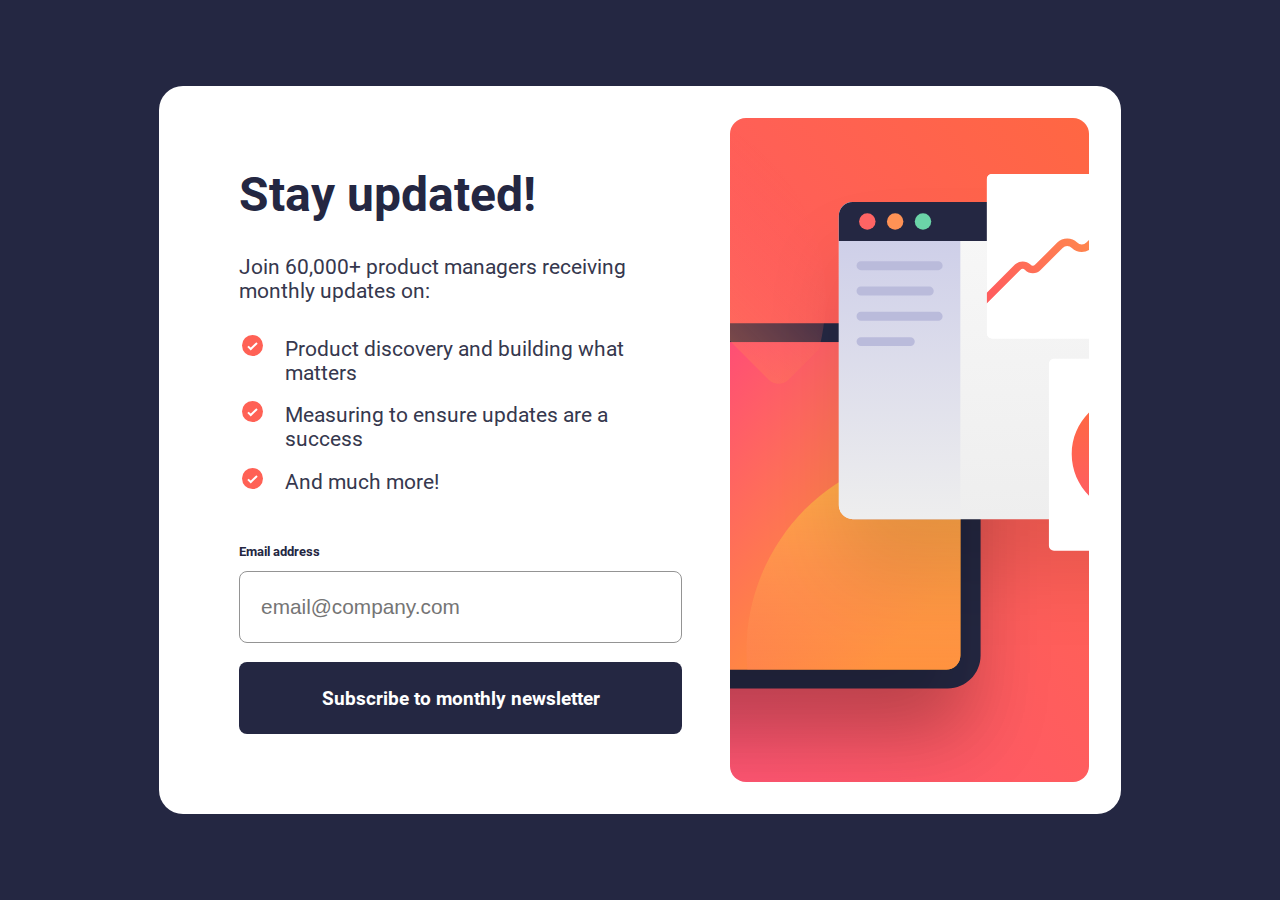
<file: src/index.html>
<!DOCTYPE html>
<html lang="en">
  <head>
    <meta charset="UTF-8" />
    <meta name="viewport" content="width=device-width, initial-scale=1.0" />

    <link
      rel="icon"
      type="image/png"
      sizes="32x32"
      href="assets/images/favicon-32x32.png"
    />

    <link rel="stylesheet" type="text/css" href="styles/base.css" />
    <link rel="stylesheet" type="text/css" href="styles/styles.css" />
    <link rel="stylesheet" type="text/css" href="styles/web-styles.css" />

    <title>Newsletter sign-up form</title>
  </head>
  <body>
    <div class="card">
      <img
        src="assets/images/illustration-sign-up-mobile.svg"
        alt="Top image"
        class="top-image-mobile"
      />

      <div class="inner">
        <h1>Stay updated!</h1>
        <p>Join 60,000+ product managers receiving monthly updates on:</p>

        <ul>
          <li>Product discovery and building what matters</li>
          <li>Measuring to ensure updates are a success</li>
          <li>And much more!</li>
        </ul>

        <form id="email-form">
          <div class="info-row">
            <label for="email">Email address</label><br />
            <label for="invalid" class="invalid-email" id="invalid-email"
              >Valid email required</label
            >
          </div>

          <input
            type="email"
            id="email"
            name="email"
            placeholder="email@company.com"
          />
          <input
            type="submit"
            id="submit_"
            class="submit-button"
            value="Subscribe to monthly newsletter"
          />
        </form>
      </div>

      <img
        src="assets/images/illustration-sign-up-mobile.svg"
        alt="Top image"
        class="side-image-web"
      />
    </div>
    <script defer src="main.js"></script>
  </body>
</html>
</file>
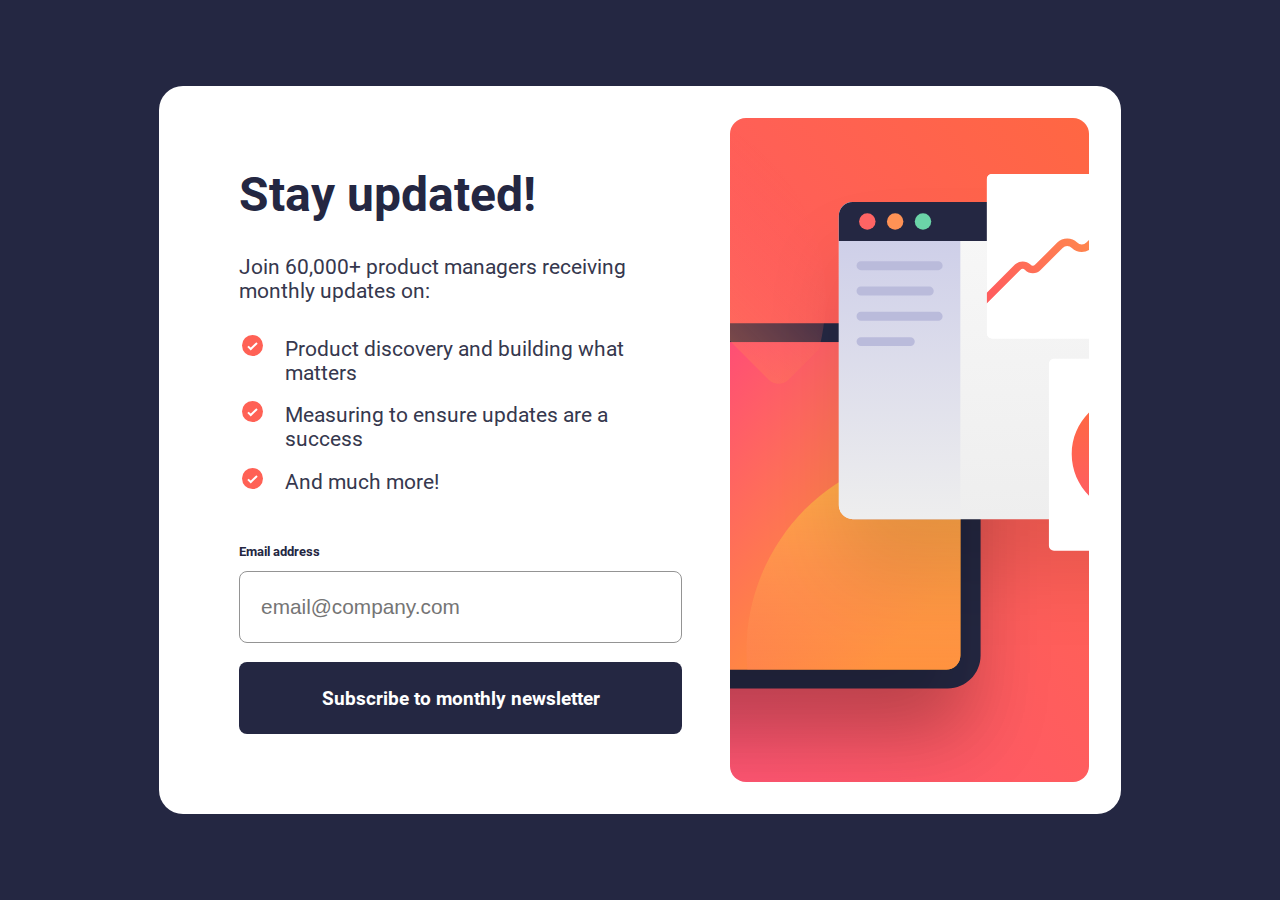
<file: src/pages/index.html>
<!DOCTYPE html>
<html lang="en">
  <head>
    <meta charset="UTF-8" />
    <meta name="viewport" content="width=device-width, initial-scale=1.0" />

    <link
      rel="icon"
      type="image/png"
      sizes="32x32"
      href="/src/assets/images/favicon-32x32.png"
    />

    <link rel="stylesheet" type="text/css" href="/src/styles/base.css" />
    <link rel="stylesheet" type="text/css" href="/src/styles/styles.css" />
    <link rel="stylesheet" type="text/css" href="/src/styles/web-styles.css" />
    <script defer src="/src/main.js"></script>

    <title>Newsletter sign-up form</title>
  </head>
  <body>
    <div class="card">
      <img
        src="/src/assets/images/illustration-sign-up-mobile.svg"
        alt="Top image"
        class="top-image-mobile"
      />

      <div class="inner">
        <h1>Stay updated!</h1>
        <p>Join 60,000+ product managers receiving monthly updates on:</p>

        <ul>
          <li>Product discovery and building what matters</li>
          <li>Measuring to ensure updates are a success</li>
          <li>And much more!</li>
        </ul>

        <form id="form">
          <div class="info-row">
            <label for="email">Email address</label><br />
            <label for="invalid" class="invalid-email" id="invalid-email"
              >Valid email required</label
            >
          </div>

          <input
            type="email"
            id="email"
            name="email"
            placeholder="email@company.com"
          />
          <input
            type="submit"
            class="submit-button"
            value="Subscribe to monthly newsletter"
          />
        </form>
      </div>

      <img
        src="/src/assets/images/illustration-sign-up-mobile.svg"
        alt="Top image"
        class="side-image-web"
      />
    </div>
  </body>
</html>
</file>
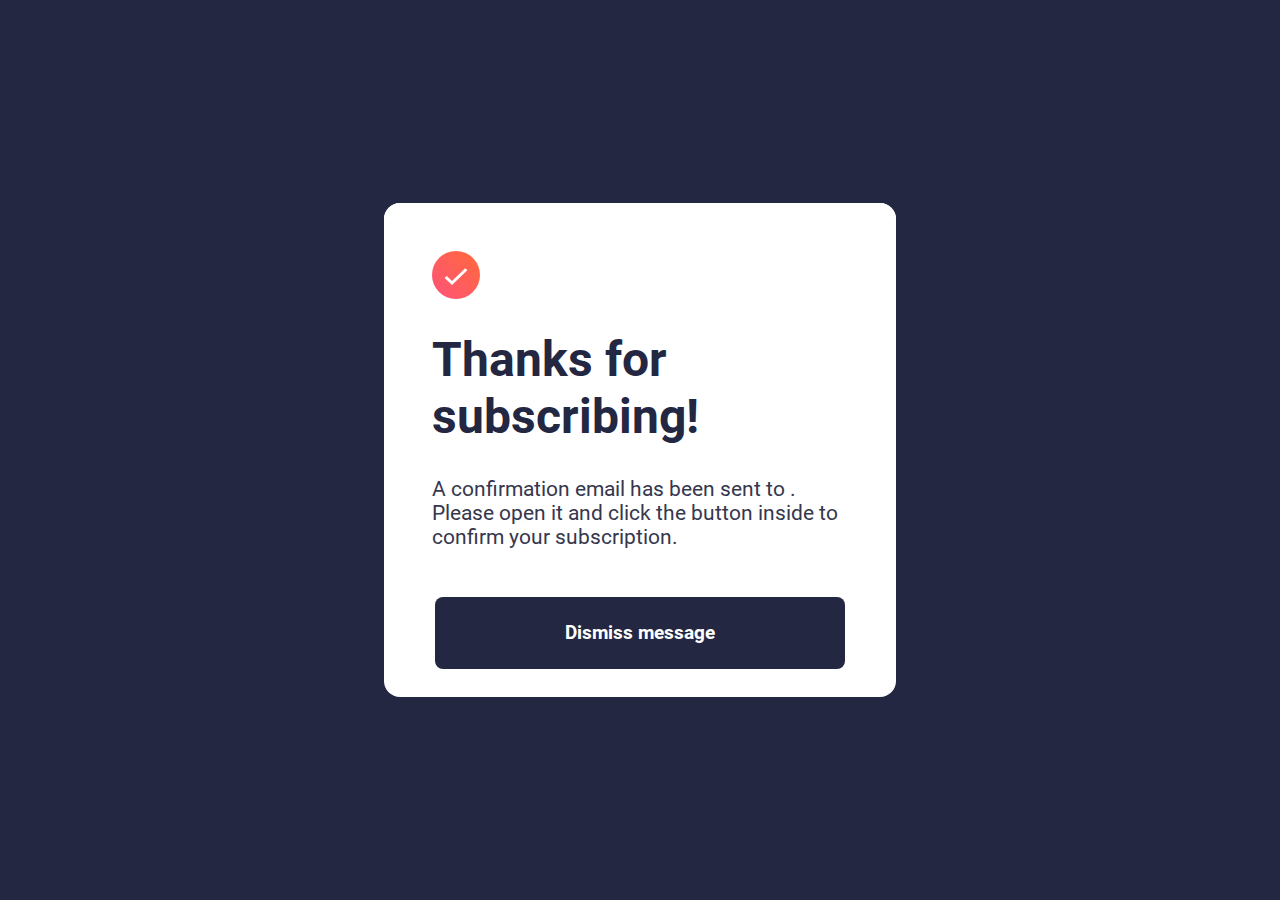
<file: src/pages/success-page.html>
<!DOCTYPE html>
<html lang="en">
  <head>
    <meta charset="UTF-8" />
    <meta name="viewport" content="width=device-width, initial-scale=1.0" />
    <title>Success</title>

    <link
      rel="icon"
      type="image/png"
      sizes="32x32"
      href="../assets/images/favicon-32x32.png"
    />

    <link
      rel="stylesheet"
      type="text/css"
      href="../styles/success-styles.css"
    />
    <link rel="stylesheet" type="text/css" href="../styles/base.css" />
    <script defer src="../main.js"></script>
  </head>
  <body>
    <div class="card">
      <img
        src="../assets/images/icon-success.svg"
        alt="Success image"
        class="success-image"
      />
      <h1>Thanks for subscribing!</h1>
      <p>
        A confirmation email has been sent to
        <span id="user-email"></span>. Please open it and click the button
        inside to confirm your subscription.
      </p>
    </div>
    <button class="dismiss-button">Dismiss message</button>
  </body>
  <script>
    const queryString = window.location.search;
    const urlParams = new URLSearchParams(queryString);
    const userEmail = urlParams.get("user-email");
    document.getElementById("user-email").innerHTML = userEmail;
  </script>
</html>
</file>
<file: src/styles/base.css>
@font-face {
  font-family: "Roboto-Bold";
  src: url("../assets/fonts/Roboto-Bold.ttf") format("woff2");
}

@font-face {
  font-family: "Roboto-Regular";
  src: url("../assets/fonts/Roboto-Regular.ttf") format("woff2");
}

:root {
  --dark-blue: hsl(234, 29%, 20%);
  --blue: hsl(235, 18%, 26%);
  --grey: hsl(0, 0%, 58%);
  --white: hsl(0, 0%, 100%);
  --red: rgb(255, 98, 87);
  --red-opaque: rgba(255, 98, 87, 30%);

  font-family: "Roboto-Regular";
}

html,
body,
h1,
h2,
p,
button,
ul,
li,
form {
  margin: 0;
  padding: 0;
}

h1 {
  font-size: clamp(1em, 10vw, 3em);
  font-family: "Roboto-Bold";
  color: var(--dark-blue);
}

p,
ul {
  font-size: clamp(1em, 5vw, 1.3em);
  color: var(--blue);
}

.submit-button,
button {
  width: 100%;
  background-color: var(--dark-blue);
  color: var(--white);
  font-size: clamp(1em, 4vw, 1.2em);
  font-family: "Roboto-Bold";
  border: none;
  border-radius: 8px;
  height: 8vh;
  box-sizing: border-box;
}

.submit-button:hover,
button:hover {
  background-image: linear-gradient(to right, var(--red), orange);
  box-shadow: 0px 10px 20px rgba(255, 98, 87, 50%);
}
</file>
<file: src/styles/styles.css>
.side-image-web {
  display: none;
}

body {
  background-color: var(--white);
}

.top-image-mobile {
  width: 100%;
  height: auto;
}

.card {
  display: flex;
  flex-direction: column;
}

.inner {
  display: flex;
  flex-direction: column;
  padding: 3em;
  gap: 2em;
}

ul {
  list-style-image: url("../assets/images/icon-list.svg");
  margin-left: 1.5em;
}

li {
  padding-left: 0.7em;
  gap: 2em;
}

li + li {
  margin-top: 0.8em;
}

label {
  font-size: clamp(0.6em, 3vw, 0.8em);
  font-family: "Roboto-Bold";
  color: var(--dark-blue);
}

.info-row {
  display: flex;
  flex-direction: row;
  justify-content: space-between;
  align-items: center;
  margin-top: 1em;
}

input[type="email"] {
  width: 100%;
  height: 8vh;
  border: 1px solid var(--grey);
  border-radius: 8px;
  padding-left: 1em;
  margin-top: 0.5em;
  box-sizing: border-box;
  font-size: clamp(0.6em, 5vw, 1.3em);
}

input[type="email"]:focus {
  outline: none;
  border: 2px solid var(--grey);
}

form:invalid input[type="email"]:not(:focus) {
  background-color: var(--red-opaque);
  border: 1px solid var(--red);
  color: var(--red);
}

.invalid-email {
  display: none;
  color: var(--red);
}

.submit-button {
  margin-top: 1em;
}
</file>
<file: src/styles/web-styles.css>
@media screen and (min-width: 48em) {
  body,
  html {
    background-color: var(--dark-blue);
    display: grid;
    height: 100vh;
    place-items: center;
  }

  .card {
    border-radius: 24px;
    background-color: var(--white);
    width: 90%;
  }

  img {
    object-fit: cover;
    width: 100%;
    height: auto;
  }
}

@media screen and (min-width: 60em) {
  .side-image-web {
    display: flex;
    border-radius: 16px;
    width: 40%;
  }

  .top-image-mobile {
    display: none;
  }

  body,
  html {
    background-color: var(--dark-blue);
    display: grid;
    height: 100vh;
    place-items: center;
  }

  .card {
    border-radius: 24px;
    background-color: var(--white);
    width: 80%;
    min-height: 70%;
    display: flex;
    flex-direction: row;
    padding: 2em;
  }

  img {
    object-fit: cover;
    max-width: 40%;
    height: auto;
  }
}
</file>
<file: src/styles/success-styles.css>
span {
  font-family: "Roboto-Bold";
}

body {
  display: flex;
  flex-direction: column;
  justify-content: center;
  align-items: center;
  height: 100vh;
  background-color: var(--white);
}

.success-image {
  width: 4em;
  height: 4em;
}

.card {
  display: flex;
  flex-direction: column;
  justify-content: flex-start;
  padding: 3em;
  background-color: var(--white);
  gap: 2em;
}

.dismiss-button {
  margin-top: auto;
  width: 90%;
  margin-bottom: 3em;
}

@media screen and (min-width: 60em) {
  html {
    background-color: var(--dark-blue);
    display: grid;
    place-items: center;
    height: 100vh;
    width: 100vw;
  }

  body {
    width: 40%;
    height: auto;
    background-color: var(--white);
    display: flex;
    flex-direction: column;
    border-radius: 16px;
  }

  .card {
    border-radius: 16px;
    padding: 3em;
  }

  .dismiss-button {
    width: 80%;
    margin-bottom: 1.5em;
  }

  .success-image {
    width: 3em;
    height: 3em;
  }
}
</file>
